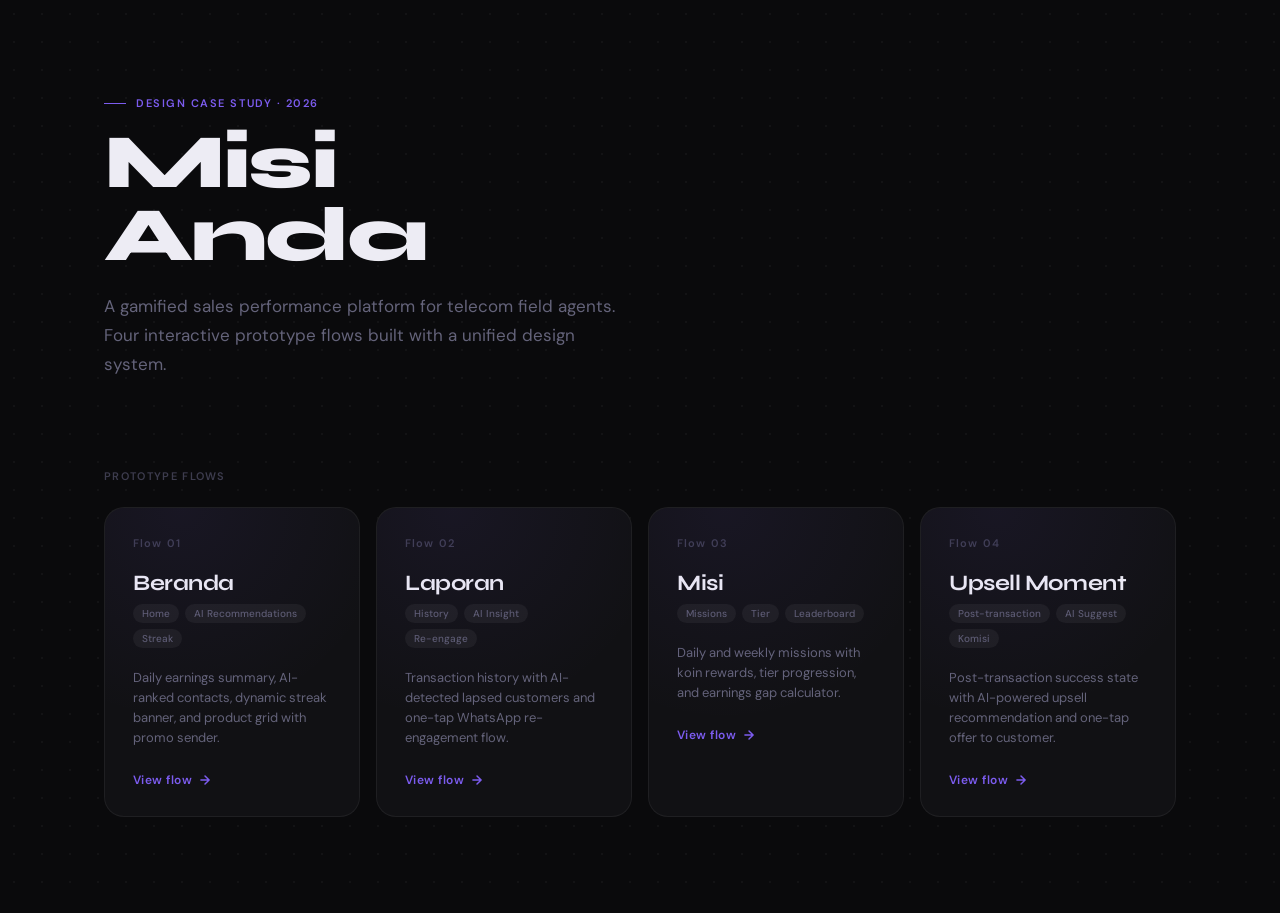
<file: index.html>
<!DOCTYPE html>
<html lang="en">
<head>
  <meta charset="UTF-8">
  <meta name="viewport" content="width=device-width, initial-scale=1.0">
  <title>Misi Anda — Design Portfolio</title>
  <link rel="preconnect" href="https://fonts.googleapis.com">
  <link rel="preconnect" href="https://fonts.gstatic.com" crossorigin>
  <link href="https://fonts.googleapis.com/css2?family=Syne:wght@700;800&family=DM+Sans:opsz,wght@9..40,400;9..40,500;9..40,600&family=Plus+Jakarta+Sans:wght@400;500;600;700&display=swap" rel="stylesheet">
  <style>
    *, *::before, *::after { box-sizing: border-box; margin: 0; padding: 0; }

    :root {
      --bg: #0a0a0c; --text: #edecf4; --muted: #64637a; --accent: #7c5cef;
    }

    html { scroll-behavior: smooth; }
    body { background: var(--bg); color: var(--text); font-family: 'DM Sans', sans-serif; -webkit-font-smoothing: antialiased; }

    body::before {
      content: ''; position: fixed; inset: 0;
      background-image: radial-gradient(rgba(255,255,255,0.04) 1px, transparent 1px);
      background-size: 28px 28px; pointer-events: none; z-index: 0;
    }

    .page { position: relative; z-index: 1; max-width: 1200px; margin: 0 auto; padding: clamp(48px,8vw,96px) clamp(24px,6vw,64px); }

    /* Header */
    .site-header { margin-bottom: clamp(64px, 10vh, 120px); }
    .eyebrow { font-size: 11px; font-weight: 600; letter-spacing: 0.14em; text-transform: uppercase; color: var(--accent); margin-bottom: 16px; display: flex; align-items: center; gap: 10px; }
    .eyebrow::before { content: ''; width: 22px; height: 1px; background: var(--accent); }
    h1 { font-family: 'Syne', sans-serif; font-size: clamp(48px,6vw,88px); font-weight: 800; line-height: 0.95; letter-spacing: -0.03em; margin-bottom: 20px; }
    .site-desc { font-size: clamp(14px,1.5vw,17px); color: var(--muted); max-width: 520px; line-height: 1.7; }

    /* Flow grid */
    .flows-label { font-size: 11px; font-weight: 600; letter-spacing: 0.12em; text-transform: uppercase; color: #3d3c4e; margin-bottom: 24px; }

    .flows-grid {
      display: grid;
      grid-template-columns: repeat(auto-fill, minmax(240px, 1fr));
      gap: 16px;
    }

    .flow-card {
      background: #111114;
      border: 1px solid rgba(255,255,255,0.06);
      border-radius: 20px;
      padding: 28px;
      cursor: pointer;
      text-decoration: none;
      color: inherit;
      display: block;
      transition: border-color 0.2s, transform 0.25s cubic-bezier(0.22,1,0.36,1);
      position: relative;
      overflow: hidden;
    }
    .flow-card:hover { border-color: rgba(124,92,239,0.35); transform: translateY(-3px); }

    .flow-card::before {
      content: ''; position: absolute; inset: 0;
      background: radial-gradient(circle at 30% 0%, rgba(124,92,239,0.07) 0%, transparent 60%);
    }

    .flow-num { font-size: 11px; font-weight: 600; letter-spacing: 0.1em; color: #3d3c4e; margin-bottom: 20px; }
    .flow-title { font-family: 'Syne', sans-serif; font-size: 22px; font-weight: 700; letter-spacing: -0.02em; margin-bottom: 8px; }
    .flow-desc { font-size: 13px; color: var(--muted); line-height: 1.55; margin-bottom: 24px; }
    .flow-link { font-size: 12px; font-weight: 600; color: var(--accent); letter-spacing: 0.04em; display: flex; align-items: center; gap: 6px; }
    .flow-link svg { transition: transform 0.2s; }
    .flow-card:hover .flow-link svg { transform: translateX(3px); }

    .flow-tags { display: flex; gap: 6px; flex-wrap: wrap; margin-bottom: 20px; }
    .flow-tag { font-size: 10px; font-weight: 500; padding: 3px 9px; border-radius: 99px; background: rgba(255,255,255,0.05); color: #5c5b70; }

    @media (max-width: 600px) {
      .flows-grid { grid-template-columns: 1fr 1fr; }
    }
    @media (max-width: 420px) {
      .flows-grid { grid-template-columns: 1fr; }
    }
  </style>
</head>
<body>
<main class="page">

  <header class="site-header">
    <p class="eyebrow">Design Case Study · 2026</p>
    <h1>Misi<br>Anda</h1>
    <p class="site-desc">A gamified sales performance platform for telecom field agents. Four interactive prototype flows built with a unified design system.</p>
  </header>

  <p class="flows-label">Prototype Flows</p>

  <div class="flows-grid">

    <a class="flow-card" href="flows/01/index.html">
      <p class="flow-num">Flow 01</p>
      <h2 class="flow-title">Beranda</h2>
      <div class="flow-tags">
        <span class="flow-tag">Home</span>
        <span class="flow-tag">AI Recommendations</span>
        <span class="flow-tag">Streak</span>
      </div>
      <p class="flow-desc">Daily earnings summary, AI-ranked contacts, dynamic streak banner, and product grid with promo sender.</p>
      <span class="flow-link">View flow <svg width="14" height="14" viewBox="0 0 24 24" fill="none" stroke="currentColor" stroke-width="2.5" stroke-linecap="round"><path d="M5 12h14M12 5l7 7-7 7"/></svg></span>
    </a>

    <a class="flow-card" href="flows/02/index.html">
      <p class="flow-num">Flow 02</p>
      <h2 class="flow-title">Laporan</h2>
      <div class="flow-tags">
        <span class="flow-tag">History</span>
        <span class="flow-tag">AI Insight</span>
        <span class="flow-tag">Re-engage</span>
      </div>
      <p class="flow-desc">Transaction history with AI-detected lapsed customers and one-tap WhatsApp re-engagement flow.</p>
      <span class="flow-link">View flow <svg width="14" height="14" viewBox="0 0 24 24" fill="none" stroke="currentColor" stroke-width="2.5" stroke-linecap="round"><path d="M5 12h14M12 5l7 7-7 7"/></svg></span>
    </a>

    <a class="flow-card" href="flows/03/index.html">
      <p class="flow-num">Flow 03</p>
      <h2 class="flow-title">Misi</h2>
      <div class="flow-tags">
        <span class="flow-tag">Missions</span>
        <span class="flow-tag">Tier</span>
        <span class="flow-tag">Leaderboard</span>
      </div>
      <p class="flow-desc">Daily and weekly missions with koin rewards, tier progression, and earnings gap calculator.</p>
      <span class="flow-link">View flow <svg width="14" height="14" viewBox="0 0 24 24" fill="none" stroke="currentColor" stroke-width="2.5" stroke-linecap="round"><path d="M5 12h14M12 5l7 7-7 7"/></svg></span>
    </a>

    <a class="flow-card" href="flows/04/index.html">
      <p class="flow-num">Flow 04</p>
      <h2 class="flow-title">Upsell Moment</h2>
      <div class="flow-tags">
        <span class="flow-tag">Post-transaction</span>
        <span class="flow-tag">AI Suggest</span>
        <span class="flow-tag">Komisi</span>
      </div>
      <p class="flow-desc">Post-transaction success state with AI-powered upsell recommendation and one-tap offer to customer.</p>
      <span class="flow-link">View flow <svg width="14" height="14" viewBox="0 0 24 24" fill="none" stroke="currentColor" stroke-width="2.5" stroke-linecap="round"><path d="M5 12h14M12 5l7 7-7 7"/></svg></span>
    </a>

  </div>

</main>
</body>
</html>
</file>
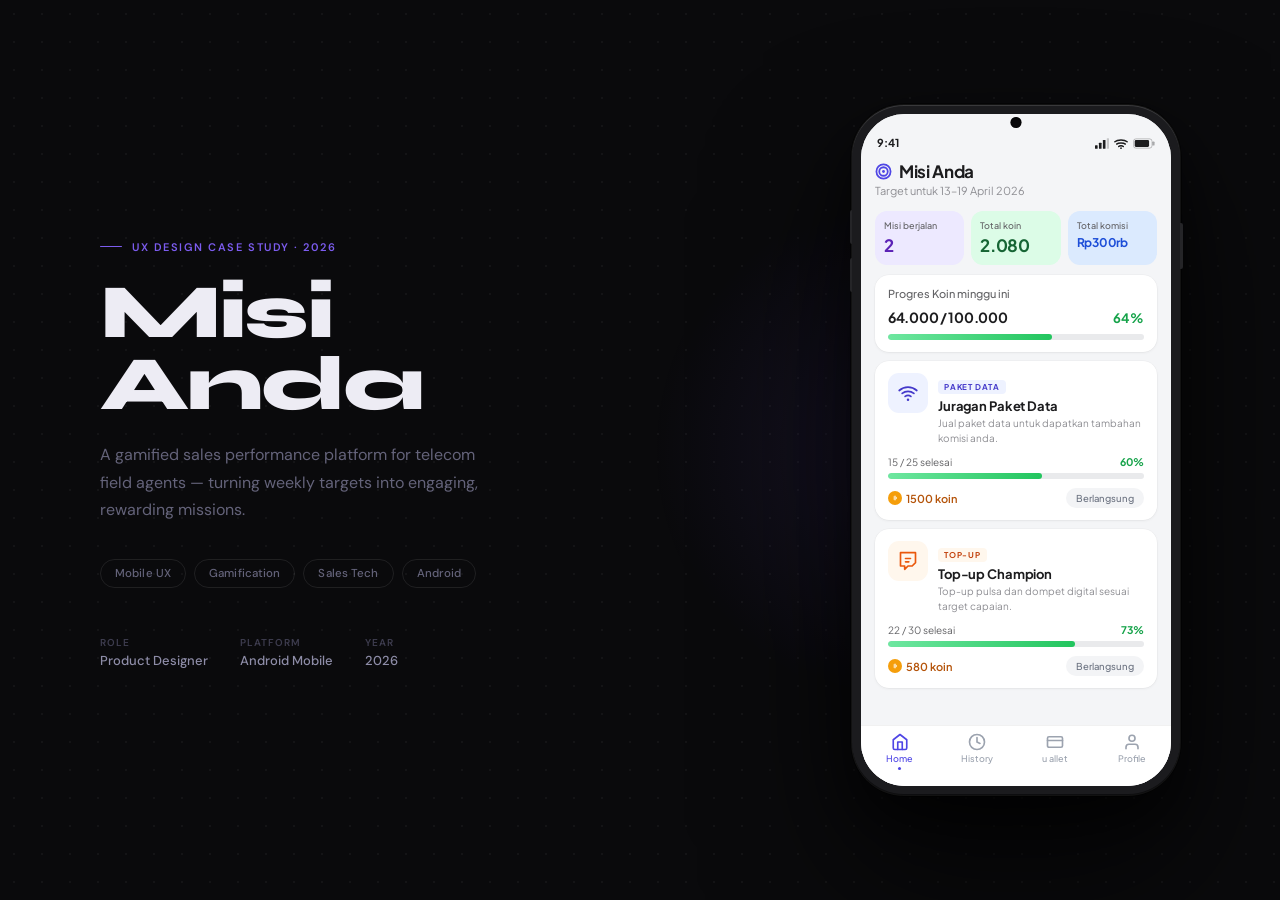
<file: showcase/index.html>
<!DOCTYPE html>
<html lang="en">
<head>
  <meta charset="UTF-8">
  <meta name="viewport" content="width=device-width, initial-scale=1.0">
  <title>Misi Anda — Design Case Study</title>
  <link rel="preconnect" href="https://fonts.googleapis.com">
  <link rel="preconnect" href="https://fonts.gstatic.com" crossorigin>
  <link href="https://fonts.googleapis.com/css2?family=Syne:wght@700;800&family=DM+Sans:opsz,wght@9..40,400;9..40,500;9..40,600&family=Plus+Jakarta+Sans:wght@400;500;600;700&display=swap" rel="stylesheet">

  <style>
    *, *::before, *::after { box-sizing: border-box; margin: 0; padding: 0; }

    :root {
      --bg:      #0a0a0c;
      --text:    #edecf4;
      --muted:   #64637a;
      --accent:  #7c5cef;
      --tag-border: rgba(255,255,255,0.09);
    }

    html { scroll-behavior: smooth; }

    body {
      background: var(--bg);
      color: var(--text);
      font-family: 'DM Sans', sans-serif;
      min-height: 100vh;
      -webkit-font-smoothing: antialiased;
      overflow-x: hidden;
    }

    /* Subtle dot grid */
    body::before {
      content: '';
      position: fixed;
      inset: 0;
      background-image: radial-gradient(rgba(255,255,255,0.045) 1px, transparent 1px);
      background-size: 28px 28px;
      pointer-events: none;
      z-index: 0;
    }

    /* ═══════════════════════════
       HERO
    ═══════════════════════════ */
    .hero {
      position: relative;
      z-index: 1;
      min-height: 100svh;
      display: flex;
      align-items: center;
      justify-content: center;
      padding: clamp(48px, 8vh, 80px) clamp(24px, 6vw, 64px);
    }

    /* Ambient glow behind phone */
    .glow {
      position: absolute;
      width: 560px;
      height: 560px;
      border-radius: 50%;
      background: radial-gradient(circle, rgba(124,92,239,0.13) 0%, transparent 68%);
      pointer-events: none;
      top: 50%;
      right: 28%;
      transform: translate(50%, -50%);
    }

    .hero-layout {
      display: flex;
      align-items: center;
      gap: clamp(40px, 8vw, 96px);
      max-width: 1080px;
      width: 100%;
    }

    /* ─── Text side ─── */
    .hero-text { flex: 1; min-width: 0; }

    .eyebrow {
      display: inline-flex;
      align-items: center;
      gap: 10px;
      font-size: 11px;
      font-weight: 600;
      letter-spacing: 0.14em;
      text-transform: uppercase;
      color: var(--accent);
      margin-bottom: 22px;
    }

    .eyebrow::before {
      content: '';
      display: block;
      width: 22px;
      height: 1px;
      background: var(--accent);
      border-radius: 1px;
    }

    .hero-title {
      font-family: 'Syne', sans-serif;
      font-size: clamp(52px, 6vw, 82px);
      font-weight: 800;
      line-height: 0.95;
      letter-spacing: -0.03em;
      color: var(--text);
      margin-bottom: 20px;
    }

    .hero-desc {
      font-size: clamp(14px, 1.5vw, 16px);
      color: var(--muted);
      line-height: 1.7;
      max-width: 380px;
      margin-bottom: 36px;
    }

    .tags {
      display: flex;
      flex-wrap: wrap;
      gap: 8px;
      margin-bottom: 48px;
    }

    .tag {
      font-size: 11.5px;
      font-weight: 500;
      padding: 6px 14px;
      border-radius: 99px;
      border: 1px solid var(--tag-border);
      color: var(--muted);
      letter-spacing: 0.01em;
    }

    .meta-row {
      display: flex;
      gap: 32px;
    }

    .meta-item { display: flex; flex-direction: column; gap: 3px; }
    .meta-label { font-size: 10px; font-weight: 600; letter-spacing: 0.1em; text-transform: uppercase; color: #3d3c4e; }
    .meta-value { font-size: 13px; font-weight: 500; color: #8e8da8; }

    /* ─── Phone side ─── */
    .phone-wrap {
      flex-shrink: 0;
      opacity: 0;
      transform: translateY(32px);
      transition: opacity 0.9s cubic-bezier(0.22,1,0.36,1), transform 0.9s cubic-bezier(0.22,1,0.36,1);
    }
    .phone-wrap.visible { opacity: 1; transform: translateY(0); }

    .phone {
      width: clamp(260px, 30vw, 328px);
      background: #1b1b1e;
      border-radius: 52px;
      padding: 9px;
      position: relative;
      box-shadow:
        0 0 0 1px rgba(255,255,255,0.07),
        0 0 0 1.5px #000,
        0 70px 140px rgba(0,0,0,0.75),
        0 24px 48px rgba(0,0,0,0.45),
        inset 0 1px 0 rgba(255,255,255,0.13),
        inset 0 -1px 0 rgba(0,0,0,0.5);
      animation: float 7s ease-in-out infinite;
    }

    @keyframes float {
      0%, 100% { transform: translateY(0px);  }
      50%       { transform: translateY(-9px); }
    }

    /* Power button right */
    .phone::before {
      content: '';
      position: absolute;
      right: -2.5px;
      top: 118px;
      width: 2.5px;
      height: 46px;
      background: #252528;
      border-radius: 0 2px 2px 0;
    }

    /* Volume buttons left */
    .phone::after {
      content: '';
      position: absolute;
      left: -2.5px;
      top: 105px;
      width: 2.5px;
      height: 34px;
      background: #252528;
      border-radius: 2px 0 0 2px;
      box-shadow: 0 48px 0 #252528;
    }

    .phone-screen {
      border-radius: 44px;
      overflow: hidden;
      background: #f4f5f7;
      position: relative;
      aspect-ratio: 9 / 19.5;
    }

    .camera {
      position: absolute;
      top: 12px;
      left: 50%;
      transform: translateX(-50%);
      width: 11px;
      height: 11px;
      background: #08080a;
      border-radius: 50%;
      z-index: 20;
      box-shadow: 0 0 0 1px rgba(255,255,255,0.05), inset 0 1px 2px rgba(0,0,0,0.8);
    }

    /* ═══════════════════════════
       APP UI
    ═══════════════════════════ */
    .app {
      position: absolute;
      inset: 0;
      font-family: 'Plus Jakarta Sans', sans-serif;
      display: flex;
      flex-direction: column;
      background: #f4f5f7;
      -webkit-font-smoothing: antialiased;
    }

    /* Status bar */
    .sb {
      position: absolute;
      top: 0; left: 0; right: 0;
      height: 40px;
      display: flex;
      align-items: flex-end;
      justify-content: space-between;
      padding: 0 16px 5px;
      font-size: 11px;
      font-weight: 700;
      color: #1c1c1e;
      z-index: 10;
      letter-spacing: -0.01em;
    }

    .sb-right { display: flex; align-items: center; gap: 5px; }

    /* Scrollable body */
    .app-body {
      flex: 1;
      overflow-y: auto;
      scrollbar-width: none;
      padding: 46px 14px 12px;
    }
    .app-body::-webkit-scrollbar { display: none; }

    /* Header */
    .ah { margin-bottom: 14px; }

    .ah-title {
      font-size: 17px;
      font-weight: 700;
      color: #1c1c1e;
      display: flex;
      align-items: center;
      gap: 7px;
      margin-bottom: 2px;
      letter-spacing: -0.02em;
    }

    .ah-sub { font-size: 11px; color: #8e8e93; font-weight: 400; }

    /* Stats row */
    .stats {
      display: grid;
      grid-template-columns: repeat(3, 1fr);
      gap: 7px;
      margin-bottom: 10px;
    }

    .sc {
      border-radius: 12px;
      padding: 9px 9px 11px;
    }

    .sc-label { font-size: 9px; font-weight: 500; color: #636366; margin-bottom: 5px; line-height: 1.35; }
    .sc-val   { font-size: 17px; font-weight: 700; line-height: 1; letter-spacing: -0.02em; }

    .sc-purple { background: #ede9ff; }
    .sc-purple .sc-val { color: #5b21b6; }

    .sc-green { background: #dcfce7; }
    .sc-green .sc-val { color: #166534; }

    .sc-blue { background: #dbeafe; }
    .sc-blue .sc-val { color: #1d4ed8; font-size: 12px; margin-top: 2px; }

    /* White card base */
    .wcard {
      background: #fff;
      border-radius: 14px;
      padding: 12px 13px;
      margin-bottom: 9px;
      box-shadow: 0 1px 3px rgba(0,0,0,0.05), 0 0 0 0.5px rgba(0,0,0,0.04);
    }

    /* Progress card */
    .pc-label { font-size: 11px; color: #636366; font-weight: 500; margin-bottom: 8px; }

    .pc-nums {
      display: flex;
      justify-content: space-between;
      align-items: baseline;
      margin-bottom: 8px;
    }

    .pc-cur { font-size: 14px; font-weight: 700; color: #1c1c1e; letter-spacing: -0.02em; }
    .pc-pct { font-size: 13px; font-weight: 700; color: #16a34a; }

    /* Progress bar */
    .bar {
      height: 6px;
      background: #e9eaec;
      border-radius: 99px;
      overflow: hidden;
    }

    .bar-fill {
      height: 100%;
      background: linear-gradient(90deg, #6ee7a0 0%, #22c55e 100%);
      border-radius: 99px;
    }

    /* Mission card */
    .mc-top {
      display: flex;
      gap: 10px;
      margin-bottom: 10px;
    }

    .mc-icon {
      width: 40px; height: 40px;
      border-radius: 11px;
      display: flex; align-items: center; justify-content: center;
      flex-shrink: 0;
    }

    .mc-icon-indigo { background: #eef2ff; }
    .mc-icon-orange { background: #fff7ed; }

    .mc-meta { flex: 1; min-width: 0; }

    .mc-cat {
      font-size: 8px;
      font-weight: 700;
      letter-spacing: 0.1em;
      text-transform: uppercase;
      padding: 2px 6px;
      border-radius: 4px;
      display: inline-block;
      margin-bottom: 4px;
    }

    .mc-cat-indigo { color: #4338ca; background: #eef2ff; }
    .mc-cat-orange { color: #c2410c; background: #fff7ed; }

    .mc-title { font-size: 13px; font-weight: 700; color: #1c1c1e; margin-bottom: 2px; letter-spacing: -0.01em; }
    .mc-desc  { font-size: 10px; color: #8e8e93; line-height: 1.45; }

    .mc-prog-row {
      display: flex;
      justify-content: space-between;
      align-items: center;
      margin-bottom: 5px;
    }

    .mc-prog-label { font-size: 10px; color: #636366; }
    .mc-prog-pct   { font-size: 10.5px; font-weight: 700; color: #16a34a; }

    .mc-bottom {
      display: flex;
      justify-content: space-between;
      align-items: center;
      margin-top: 9px;
    }

    .coins {
      display: flex; align-items: center; gap: 4px;
      font-size: 11px; font-weight: 600; color: #b45309;
    }

    .coin-dot {
      width: 14px; height: 14px;
      background: #f59e0b;
      border-radius: 50%;
      display: flex; align-items: center; justify-content: center;
    }

    .status-pill {
      font-size: 9.5px;
      font-weight: 500;
      background: #f3f4f6;
      color: #6b7280;
      padding: 4px 10px;
      border-radius: 99px;
      font-family: 'Plus Jakarta Sans', sans-serif;
    }

    /* Bottom nav */
    .bnav {
      background: #fff;
      border-top: 1px solid rgba(0,0,0,0.055);
      display: flex;
      padding: 7px 0 16px;
    }

    .bn-item {
      flex: 1;
      display: flex; flex-direction: column;
      align-items: center; gap: 2px;
      font-size: 9px; font-weight: 500;
      color: #9ca3af;
      font-family: 'Plus Jakarta Sans', sans-serif;
      cursor: pointer;
      transition: color 0.15s;
    }

    .bn-item.active { color: #4f46e5; }

    .bn-dot {
      width: 3px; height: 3px;
      background: #4f46e5;
      border-radius: 50%;
      margin-top: 1px;
    }

    /* ═══════════════════════════
       RESPONSIVE
    ═══════════════════════════ */
    @media (max-width: 860px) {
      .hero-layout {
        flex-direction: column-reverse;
        align-items: center;
        gap: 40px;
      }

      .hero-text {
        text-align: center;
        display: flex;
        flex-direction: column;
        align-items: center;
      }

      .hero-desc { margin-left: auto; margin-right: auto; }
      .meta-row  { justify-content: center; }
      .glow      { right: 50%; transform: translate(50%, -50%); }
    }

    @media (max-width: 480px) {
      .phone { width: min(300px, 82vw); }
      .hero  { padding: 40px 20px 60px; }
      .hero-title { font-size: clamp(44px, 11vw, 64px); }
      .meta-row { gap: 20px; }
      .tags { justify-content: center; }
    }

    @media (max-width: 340px) {
      .phone { width: 90vw; }
    }
  </style>
</head>
<body>

  <div class="glow" aria-hidden="true"></div>

  <section class="hero">
    <div class="hero-layout">

      <!-- ── Text ── -->
      <div class="hero-text">
        <p class="eyebrow">UX Design Case Study · 2026</p>
        <h1 class="hero-title">Misi<br>Anda</h1>
        <p class="hero-desc">
          A gamified sales performance platform for telecom field agents — turning weekly targets into engaging, rewarding missions.
        </p>
        <div class="tags">
          <span class="tag">Mobile UX</span>
          <span class="tag">Gamification</span>
          <span class="tag">Sales Tech</span>
          <span class="tag">Android</span>
        </div>
        <div class="meta-row">
          <div class="meta-item">
            <span class="meta-label">Role</span>
            <span class="meta-value">Product Designer</span>
          </div>
          <div class="meta-item">
            <span class="meta-label">Platform</span>
            <span class="meta-value">Android Mobile</span>
          </div>
          <div class="meta-item">
            <span class="meta-label">Year</span>
            <span class="meta-value">2026</span>
          </div>
        </div>
      </div>

      <!-- ── Phone ── -->
      <div class="phone-wrap" id="phoneWrap">
        <div class="phone">
          <div class="camera" aria-hidden="true"></div>

          <div class="phone-screen">
            <div class="app">

              <!-- Status bar -->
              <div class="sb" aria-hidden="true">
                <span>9:41</span>
                <div class="sb-right">
                  <!-- Signal bars -->
                  <svg width="14" height="11" viewBox="0 0 16 12" fill="#1c1c1e">
                    <rect x="0"    y="8"   width="3"   height="4"  rx="0.6"/>
                    <rect x="4.5"  y="5"   width="3"   height="7"  rx="0.6"/>
                    <rect x="9"    y="2"   width="3"   height="10" rx="0.6"/>
                    <rect x="13.5" y="0"   width="2.5" height="12" rx="0.6" opacity="0.22"/>
                  </svg>
                  <!-- WiFi -->
                  <svg width="14" height="11" viewBox="0 0 24 18" fill="none" stroke="#1c1c1e" stroke-width="2.5" stroke-linecap="round">
                    <path d="M1.5 6C6 1.8 18 1.8 22.5 6"/>
                    <path d="M4.5 10C7.5 7.3 16.5 7.3 19.5 10"/>
                    <path d="M8 14C9.8 12.3 14.2 12.3 16 14"/>
                    <circle cx="12" cy="17" r="1.5" fill="#1c1c1e" stroke="none"/>
                  </svg>
                  <!-- Battery -->
                  <svg width="22" height="11" viewBox="0 0 26 12" fill="none">
                    <rect x="0.5" y="0.5" width="22" height="11" rx="3" stroke="#1c1c1e" stroke-opacity="0.3"/>
                    <rect x="23" y="3.5" width="2.5" height="5" rx="1" fill="#1c1c1e" fill-opacity="0.35"/>
                    <rect x="2" y="2" width="17" height="8" rx="1.5" fill="#1c1c1e"/>
                  </svg>
                </div>
              </div>

              <!-- App body -->
              <div class="app-body">

                <!-- Header -->
                <div class="ah">
                  <div class="ah-title">
                    <!-- Target icon -->
                    <svg width="17" height="17" viewBox="0 0 24 24" fill="none" stroke="#4f46e5" stroke-width="2.5" stroke-linecap="round">
                      <circle cx="12" cy="12" r="10"/>
                      <circle cx="12" cy="12" r="6"/>
                      <circle cx="12" cy="12" r="2" fill="#4f46e5" stroke="none"/>
                    </svg>
                    Misi Anda
                  </div>
                  <p class="ah-sub">Target untuk 13–19 April 2026</p>
                </div>

                <!-- Stats -->
                <div class="stats">
                  <div class="sc sc-purple">
                    <div class="sc-label">Misi berjalan</div>
                    <div class="sc-val">2</div>
                  </div>
                  <div class="sc sc-green">
                    <div class="sc-label">Total koin</div>
                    <div class="sc-val">2.080</div>
                  </div>
                  <div class="sc sc-blue">
                    <div class="sc-label">Total komisi</div>
                    <div class="sc-val">Rp300rb</div>
                  </div>
                </div>

                <!-- Coin progress -->
                <div class="wcard">
                  <div class="pc-label">Progres Koin minggu ini</div>
                  <div class="pc-nums">
                    <span class="pc-cur">64.000 / 100.000</span>
                    <span class="pc-pct">64%</span>
                  </div>
                  <div class="bar">
                    <div class="bar-fill" style="width:64%"></div>
                  </div>
                </div>

                <!-- Mission: Paket Data -->
                <div class="wcard">
                  <div class="mc-top">
                    <div class="mc-icon mc-icon-indigo">
                      <svg width="20" height="20" viewBox="0 0 24 24" fill="none" stroke="#4338ca" stroke-width="2" stroke-linecap="round">
                        <path d="M5 12.55a11 11 0 0114.08 0"/>
                        <path d="M1.42 9a16 16 0 0121.16 0"/>
                        <path d="M8.53 16.11a6 6 0 016.95 0"/>
                        <circle cx="12" cy="20" r="1.5" fill="#4338ca" stroke="none"/>
                      </svg>
                    </div>
                    <div class="mc-meta">
                      <span class="mc-cat mc-cat-indigo">Paket Data</span>
                      <div class="mc-title">Juragan Paket Data</div>
                      <div class="mc-desc">Jual paket data untuk dapatkan tambahan komisi anda.</div>
                    </div>
                  </div>
                  <div class="mc-prog-row">
                    <span class="mc-prog-label">15 / 25 selesai</span>
                    <span class="mc-prog-pct">60%</span>
                  </div>
                  <div class="bar">
                    <div class="bar-fill" style="width:60%"></div>
                  </div>
                  <div class="mc-bottom">
                    <div class="coins">
                      <div class="coin-dot">
                        <svg width="8" height="8" viewBox="0 0 10 10"><circle cx="5" cy="5" r="5" fill="#f59e0b"/><path d="M5 2.5v5M3.5 3.8h2.3a1.2 1.2 0 010 2.4H3.5" stroke="white" stroke-width="1" stroke-linecap="round" fill="none"/></svg>
                      </div>
                      1500 koin
                    </div>
                    <span class="status-pill">Berlangsung</span>
                  </div>
                </div>

                <!-- Mission: Top-Up -->
                <div class="wcard">
                  <div class="mc-top">
                    <div class="mc-icon mc-icon-orange">
                      <svg width="20" height="20" viewBox="0 0 24 24" fill="none" stroke="#ea580c" stroke-width="2" stroke-linecap="round" stroke-linejoin="round">
                        <path d="M21 2H3v16h5v4l4-4h5l4-4V2z"/>
                        <path d="M9 9h6M9 13h4"/>
                      </svg>
                    </div>
                    <div class="mc-meta">
                      <span class="mc-cat mc-cat-orange">Top-Up</span>
                      <div class="mc-title">Top-up Champion</div>
                      <div class="mc-desc">Top-up pulsa dan dompet digital sesuai target capaian.</div>
                    </div>
                  </div>
                  <div class="mc-prog-row">
                    <span class="mc-prog-label">22 / 30 selesai</span>
                    <span class="mc-prog-pct">73%</span>
                  </div>
                  <div class="bar">
                    <div class="bar-fill" style="width:73%"></div>
                  </div>
                  <div class="mc-bottom">
                    <div class="coins">
                      <div class="coin-dot">
                        <svg width="8" height="8" viewBox="0 0 10 10"><circle cx="5" cy="5" r="5" fill="#f59e0b"/><path d="M5 2.5v5M3.5 3.8h2.3a1.2 1.2 0 010 2.4H3.5" stroke="white" stroke-width="1" stroke-linecap="round" fill="none"/></svg>
                      </div>
                      580 koin
                    </div>
                    <span class="status-pill">Berlangsung</span>
                  </div>
                </div>

                <!-- Spacer for nav -->
                <div style="height:8px"></div>

              </div><!-- /app-body -->

              <!-- Bottom nav -->
              <nav class="bnav" aria-label="App navigation">
                <div class="bn-item active" aria-current="page">
                  <svg width="18" height="18" viewBox="0 0 24 24" fill="none" stroke="currentColor" stroke-width="2.2" stroke-linecap="round" stroke-linejoin="round">
                    <path d="M3 9l9-7 9 7v11a2 2 0 01-2 2H5a2 2 0 01-2-2z"/>
                    <polyline points="9 22 9 12 15 12 15 22"/>
                  </svg>
                  Home
                  <div class="bn-dot" aria-hidden="true"></div>
                </div>
                <div class="bn-item">
                  <svg width="18" height="18" viewBox="0 0 24 24" fill="none" stroke="currentColor" stroke-width="2.2" stroke-linecap="round">
                    <circle cx="12" cy="12" r="10"/>
                    <polyline points="12 6 12 12 16 14"/>
                  </svg>
                  History
                </div>
                <div class="bn-item">
                  <svg width="18" height="18" viewBox="0 0 24 24" fill="none" stroke="currentColor" stroke-width="2.2" stroke-linecap="round">
                    <rect x="2" y="5" width="20" height="14" rx="2"/>
                    <line x1="2" y1="10" x2="22" y2="10"/>
                  </svg>
                  u allet
                </div>
                <div class="bn-item">
                  <svg width="18" height="18" viewBox="0 0 24 24" fill="none" stroke="currentColor" stroke-width="2.2" stroke-linecap="round">
                    <path d="M20 21v-2a4 4 0 00-4-4H8a4 4 0 00-4 4v2"/>
                    <circle cx="12" cy="7" r="4"/>
                  </svg>
                  Profile
                </div>
              </nav>

            </div><!-- /app -->
          </div><!-- /phone-screen -->
        </div><!-- /phone -->
      </div><!-- /phone-wrap -->

    </div><!-- /hero-layout -->
  </section>

  <script>
    // Entrance animation
    const phoneWrap = document.getElementById('phoneWrap');
    requestAnimationFrame(() => requestAnimationFrame(() => {
      phoneWrap.classList.add('visible');
    }));

    // Pause float on hover
    const phone = phoneWrap.querySelector('.phone');
    phone.addEventListener('mouseenter', () => phone.style.animationPlayState = 'paused');
    phone.addEventListener('mouseleave', () => phone.style.animationPlayState = 'running');
  </script>

</body>
</html>
</file>
